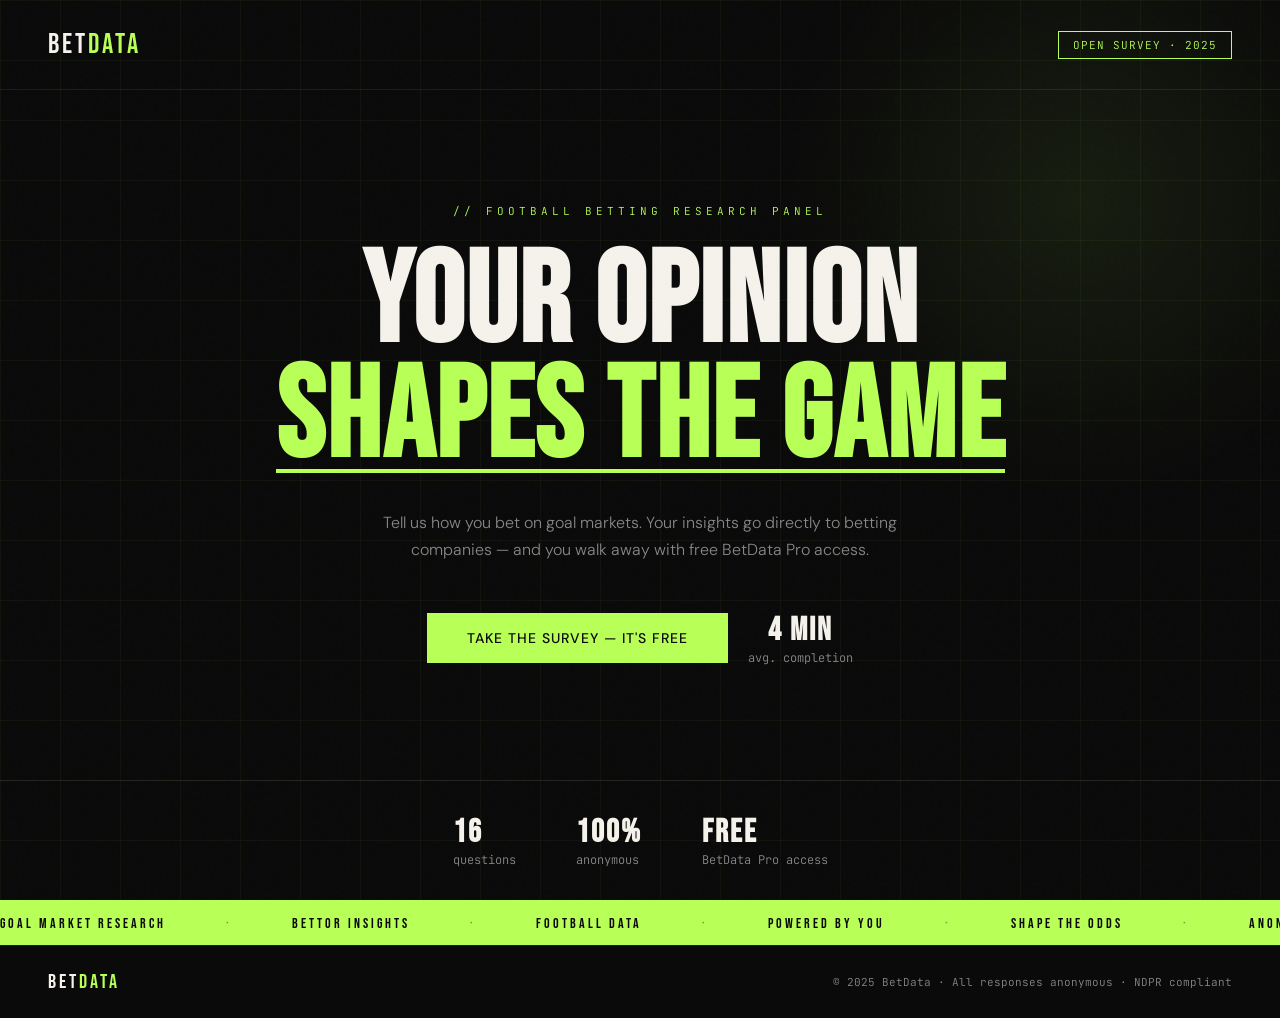
<file: index.html>
<!DOCTYPE html>
<html lang="en">
<head>
<meta charset="UTF-8">
<meta name="viewport" content="width=device-width, initial-scale=1.0">
<title>BetData — Shape the Future of Football Betting</title>
<link href="https://fonts.googleapis.com/css2?family=Bebas+Neue&family=DM+Sans:ital,wght@0,300;0,400;0,500;1,300&family=JetBrains+Mono:wght@400;500&display=swap" rel="stylesheet">
<style>
  :root {
    --black: #0a0a0a;
    --white: #f5f2eb;
    --green: #b8ff57;
    --green-dim: #7ab833;
    --gray: #1a1a1a;
    --gray-mid: #2e2e2e;
    --gray-light: #555;
    --text-muted: #888;
    --accent: #ff5733;
    --border: rgba(255,255,255,0.08);
  }

  * { margin: 0; padding: 0; box-sizing: border-box; }

  html { scroll-behavior: smooth; }

  body {
    background: var(--black);
    color: var(--white);
    font-family: 'DM Sans', sans-serif;
    font-weight: 300;
    overflow-x: hidden;
    cursor: default;
  }

  /* ── NOISE OVERLAY ── */
  body::before {
    content: '';
    position: fixed;
    inset: 0;
    background-image: url("data:image/svg+xml,%3Csvg viewBox='0 0 256 256' xmlns='http://www.w3.org/2000/svg'%3E%3Cfilter id='noise'%3E%3CfeTurbulence type='fractalNoise' baseFrequency='0.9' numOctaves='4' stitchTiles='stitch'/%3E%3C/filter%3E%3Crect width='100%25' height='100%25' filter='url(%23noise)' opacity='0.03'/%3E%3C/svg%3E");
    pointer-events: none;
    z-index: 9999;
    opacity: 0.4;
  }

  /* ── SCROLLBAR ── */
  ::-webkit-scrollbar { width: 4px; }
  ::-webkit-scrollbar-track { background: var(--black); }
  ::-webkit-scrollbar-thumb { background: var(--green); border-radius: 2px; }

  /* ── HERO ── */
  #hero {
    min-height: 100vh;
    display: grid;
    grid-template-rows: auto 1fr auto;
    padding: 0;
    position: relative;
    overflow: hidden;
  }

  .hero-grid-bg {
    position: absolute;
    inset: 0;
    background-image:
      linear-gradient(rgba(184,255,87,0.04) 1px, transparent 1px),
      linear-gradient(90deg, rgba(184,255,87,0.04) 1px, transparent 1px);
    background-size: 60px 60px;
    animation: gridPulse 8s ease-in-out infinite;
  }

  @keyframes gridPulse {
    0%, 100% { opacity: 0.5; }
    50% { opacity: 1; }
  }

  .hero-glow {
    position: absolute;
    width: 600px;
    height: 600px;
    background: radial-gradient(circle, rgba(184,255,87,0.08) 0%, transparent 70%);
    top: -100px;
    right: -100px;
    pointer-events: none;
    animation: glowFloat 6s ease-in-out infinite;
  }

  @keyframes glowFloat {
    0%, 100% { transform: translateY(0px) scale(1); }
    50% { transform: translateY(-30px) scale(1.05); }
  }

  nav {
    display: flex;
    align-items: center;
    justify-content: space-between;
    padding: 28px 48px;
    position: relative;
    z-index: 10;
    border-bottom: 1px solid var(--border);
  }

  .logo {
    font-family: 'Bebas Neue', sans-serif;
    font-size: 28px;
    letter-spacing: 3px;
    color: var(--white);
  }

  .logo span { color: var(--green); }

  .nav-badge {
    font-family: 'JetBrains Mono', monospace;
    font-size: 11px;
    color: var(--green);
    border: 1px solid var(--green);
    padding: 6px 14px;
    letter-spacing: 1px;
    animation: borderPulse 3s ease-in-out infinite;
  }

  @keyframes borderPulse {
    0%, 100% { box-shadow: 0 0 0 0 rgba(184,255,87,0); }
    50% { box-shadow: 0 0 12px 2px rgba(184,255,87,0.15); }
  }

  .hero-content {
    display: flex;
    flex-direction: column;
    align-items: center;
    justify-content: center;
    text-align: center;
    padding: 60px 48px;
    position: relative;
    z-index: 10;
  }

  .hero-eyebrow {
    font-family: 'JetBrains Mono', monospace;
    font-size: 11px;
    letter-spacing: 4px;
    color: var(--green);
    margin-bottom: 28px;
    opacity: 0;
    animation: fadeUp 0.8s ease forwards 0.2s;
  }

  .hero-title {
    font-family: 'Bebas Neue', sans-serif;
    font-size: clamp(64px, 10vw, 140px);
    line-height: 0.9;
    letter-spacing: 2px;
    margin-bottom: 32px;
    opacity: 0;
    animation: fadeUp 0.8s ease forwards 0.4s;
  }

  .hero-title .highlight {
    color: var(--green);
    position: relative;
    display: inline-block;
  }

  .hero-title .highlight::after {
    content: '';
    position: absolute;
    bottom: 4px;
    left: 0;
    width: 100%;
    height: 4px;
    background: var(--green);
    transform: scaleX(0);
    transform-origin: left;
    animation: lineReveal 0.6s ease forwards 1.2s;
  }

  @keyframes lineReveal {
    to { transform: scaleX(1); }
  }

  .hero-sub {
    font-size: 16px;
    color: var(--text-muted);
    max-width: 520px;
    line-height: 1.7;
    margin-bottom: 48px;
    opacity: 0;
    animation: fadeUp 0.8s ease forwards 0.6s;
  }

  .hero-cta {
    display: flex;
    align-items: center;
    gap: 20px;
    opacity: 0;
    animation: fadeUp 0.8s ease forwards 0.8s;
  }

  .btn-primary {
    background: var(--green);
    color: var(--black);
    border: none;
    padding: 16px 40px;
    font-family: 'DM Sans', sans-serif;
    font-size: 14px;
    font-weight: 500;
    letter-spacing: 1px;
    cursor: pointer;
    position: relative;
    overflow: hidden;
    transition: transform 0.2s ease;
    text-transform: uppercase;
  }

  .btn-primary::before {
    content: '';
    position: absolute;
    inset: 0;
    background: var(--white);
    transform: translateX(-100%);
    transition: transform 0.3s ease;
  }

  .btn-primary:hover { transform: translateY(-2px); }
  .btn-primary:hover::before { transform: translateX(0); }
  .btn-primary span { position: relative; z-index: 1; }

  .hero-stat {
    font-family: 'JetBrains Mono', monospace;
    font-size: 12px;
    color: var(--text-muted);
  }

  .hero-stat strong {
    display: block;
    font-family: 'Bebas Neue', sans-serif;
    font-size: 32px;
    color: var(--white);
    letter-spacing: 2px;
  }

  .hero-bottom {
    display: flex;
    justify-content: center;
    gap: 60px;
    padding: 32px 48px;
    border-top: 1px solid var(--border);
    position: relative;
    z-index: 10;
    opacity: 0;
    animation: fadeUp 0.8s ease forwards 1s;
  }

  @keyframes fadeUp {
    from { opacity: 0; transform: translateY(24px); }
    to { opacity: 1; transform: translateY(0); }
  }

  /* ── TICKER ── */
  .ticker {
    background: var(--green);
    padding: 12px 0;
    overflow: hidden;
    white-space: nowrap;
  }

  .ticker-inner {
    display: inline-flex;
    gap: 60px;
    animation: ticker 20s linear infinite;
  }

  .ticker span {
    font-family: 'Bebas Neue', sans-serif;
    font-size: 14px;
    letter-spacing: 3px;
    color: var(--black);
  }

  .ticker-dot {
    color: var(--black);
    opacity: 0.4;
  }

  @keyframes ticker {
    from { transform: translateX(0); }
    to { transform: translateX(-50%); }
  }

  /* ── SURVEY SECTION ── */
  #survey {
    padding: 80px 0;
    max-width: 780px;
    margin: 0 auto;
    padding-left: 24px;
    padding-right: 24px;
  }

  .section-label {
    font-family: 'JetBrains Mono', monospace;
    font-size: 11px;
    letter-spacing: 4px;
    color: var(--green);
    margin-bottom: 16px;
    text-transform: uppercase;
  }

  /* ── PROGRESS ── */
  .progress-bar-wrap {
    position: sticky;
    top: 0;
    z-index: 100;
    background: var(--black);
    padding: 16px 0;
    border-bottom: 1px solid var(--border);
    margin-bottom: 48px;
  }

  .progress-meta {
    display: flex;
    justify-content: space-between;
    font-family: 'JetBrains Mono', monospace;
    font-size: 11px;
    color: var(--text-muted);
    margin-bottom: 10px;
  }

  .progress-track {
    height: 3px;
    background: var(--gray-mid);
    position: relative;
    overflow: hidden;
  }

  .progress-fill {
    height: 100%;
    background: var(--green);
    width: 0%;
    transition: width 0.5s cubic-bezier(0.4,0,0.2,1);
    position: relative;
  }

  .progress-fill::after {
    content: '';
    position: absolute;
    right: 0;
    top: -2px;
    width: 8px;
    height: 8px;
    background: var(--green);
    border-radius: 50%;
    box-shadow: 0 0 8px var(--green);
  }

  /* ── SURVEY STEPS ── */
  .survey-step {
    display: none;
    animation: stepIn 0.5s cubic-bezier(0.4,0,0.2,1);
  }

  .survey-step.active { display: block; }

  @keyframes stepIn {
    from { opacity: 0; transform: translateX(40px); }
    to { opacity: 1; transform: translateX(0); }
  }

  .step-number {
    font-family: 'Bebas Neue', sans-serif;
    font-size: 80px;
    color: rgba(184,255,87,0.08);
    line-height: 1;
    margin-bottom: -20px;
    pointer-events: none;
    user-select: none;
  }

  .step-title {
    font-family: 'Bebas Neue', sans-serif;
    font-size: 38px;
    letter-spacing: 1px;
    color: var(--white);
    margin-bottom: 8px;
  }

  .step-desc {
    font-size: 14px;
    color: var(--text-muted);
    margin-bottom: 40px;
    line-height: 1.6;
  }

  /* ── QUESTIONS ── */
  .question {
    margin-bottom: 36px;
    opacity: 0;
    transform: translateY(16px);
    animation: qFadeIn 0.4s ease forwards;
  }

  .question:nth-child(1) { animation-delay: 0.05s; }
  .question:nth-child(2) { animation-delay: 0.1s; }
  .question:nth-child(3) { animation-delay: 0.15s; }
  .question:nth-child(4) { animation-delay: 0.2s; }
  .question:nth-child(5) { animation-delay: 0.25s; }

  @keyframes qFadeIn {
    to { opacity: 1; transform: translateY(0); }
  }

  .question-label {
    font-size: 15px;
    font-weight: 500;
    color: var(--white);
    margin-bottom: 16px;
    line-height: 1.5;
    display: flex;
    gap: 10px;
  }

  .question-label .q-num {
    font-family: 'JetBrains Mono', monospace;
    font-size: 11px;
    color: var(--green);
    margin-top: 3px;
    flex-shrink: 0;
  }

  /* Radio/Checkbox options */
  .options { display: flex; flex-direction: column; gap: 10px; }

  .option-item {
    display: flex;
    align-items: center;
    gap: 14px;
    padding: 14px 18px;
    border: 1px solid var(--border);
    cursor: pointer;
    transition: all 0.2s ease;
    position: relative;
    overflow: hidden;
  }

  .option-item::before {
    content: '';
    position: absolute;
    inset: 0;
    background: var(--green);
    transform: scaleX(0);
    transform-origin: left;
    transition: transform 0.25s ease;
    z-index: 0;
  }

  .option-item:hover { border-color: rgba(184,255,87,0.4); }
  .option-item:hover::before { transform: scaleX(0.05); }

  .option-item.selected {
    border-color: var(--green);
    background: rgba(184,255,87,0.06);
  }

  .option-item.selected::before { transform: scaleX(0.04); }

  .option-item input[type="radio"],
  .option-item input[type="checkbox"] {
    display: none;
  }

  .option-box {
    width: 18px;
    height: 18px;
    border: 1px solid var(--gray-light);
    display: flex;
    align-items: center;
    justify-content: center;
    flex-shrink: 0;
    transition: all 0.2s ease;
    position: relative;
    z-index: 1;
  }

  .option-item.selected .option-box {
    border-color: var(--green);
    background: var(--green);
  }

  .option-box::after {
    content: '';
    width: 6px;
    height: 6px;
    background: var(--black);
    opacity: 0;
    transition: opacity 0.15s ease;
  }

  .option-item.selected .option-box::after { opacity: 1; }

  .option-text {
    font-size: 14px;
    color: var(--white);
    position: relative;
    z-index: 1;
    transition: color 0.2s;
  }

  /* Range input */
  .options-grid {
    display: grid;
    grid-template-columns: 1fr 1fr;
    gap: 10px;
  }

  /* Text area */
  .survey-textarea {
    width: 100%;
    background: var(--gray);
    border: 1px solid var(--border);
    color: var(--white);
    padding: 14px 18px;
    font-family: 'DM Sans', sans-serif;
    font-size: 14px;
    resize: vertical;
    min-height: 100px;
    outline: none;
    transition: border-color 0.2s;
  }

  .survey-textarea:focus { border-color: rgba(184,255,87,0.5); }
  .survey-textarea::placeholder { color: var(--gray-light); }

  /* Checkbox multi */
  .multi-options { display: grid; grid-template-columns: 1fr 1fr; gap: 10px; }

  /* ── NAV BUTTONS ── */
  .step-nav {
    display: flex;
    justify-content: space-between;
    align-items: center;
    margin-top: 48px;
    padding-top: 32px;
    border-top: 1px solid var(--border);
  }

  .btn-back {
    background: transparent;
    border: 1px solid var(--border);
    color: var(--text-muted);
    padding: 14px 32px;
    font-family: 'DM Sans', sans-serif;
    font-size: 13px;
    cursor: pointer;
    letter-spacing: 1px;
    text-transform: uppercase;
    transition: all 0.2s ease;
  }

  .btn-back:hover { border-color: var(--gray-light); color: var(--white); }

  .btn-next {
    background: var(--green);
    color: var(--black);
    border: none;
    padding: 14px 40px;
    font-family: 'DM Sans', sans-serif;
    font-size: 13px;
    font-weight: 500;
    cursor: pointer;
    letter-spacing: 1px;
    text-transform: uppercase;
    transition: all 0.2s ease;
    position: relative;
    overflow: hidden;
  }

  .btn-next::after {
    content: '→';
    margin-left: 10px;
    transition: transform 0.2s ease;
    display: inline-block;
  }

  .btn-next:hover { background: var(--white); transform: translateY(-1px); }
  .btn-next:hover::after { transform: translateX(4px); }

  /* ── EMAIL INPUT ── */
  .email-wrap {
    position: relative;
    margin-bottom: 16px;
  }

  .email-input {
    width: 100%;
    background: var(--gray);
    border: 1px solid var(--border);
    color: var(--white);
    padding: 18px 20px;
    font-family: 'DM Sans', sans-serif;
    font-size: 16px;
    outline: none;
    transition: border-color 0.2s;
  }

  .email-input:focus { border-color: rgba(184,255,87,0.6); }
  .email-input::placeholder { color: var(--gray-light); }

  /* ── REWARD STEP ── */
  .reward-box {
    border: 1px solid var(--green);
    padding: 40px;
    text-align: center;
    position: relative;
    overflow: hidden;
    margin-bottom: 32px;
  }

  .reward-box::before {
    content: '';
    position: absolute;
    inset: 0;
    background: radial-gradient(ellipse at center, rgba(184,255,87,0.06) 0%, transparent 70%);
    pointer-events: none;
  }

  .reward-icon {
    font-family: 'Bebas Neue', sans-serif;
    font-size: 72px;
    color: var(--green);
    line-height: 1;
    margin-bottom: 12px;
    animation: iconPop 0.5s cubic-bezier(0.34,1.56,0.64,1) forwards;
  }

  @keyframes iconPop {
    from { transform: scale(0); opacity: 0; }
    to { transform: scale(1); opacity: 1; }
  }

  .reward-title {
    font-family: 'Bebas Neue', sans-serif;
    font-size: 36px;
    letter-spacing: 2px;
    margin-bottom: 8px;
  }

  .reward-desc {
    font-size: 14px;
    color: var(--text-muted);
    line-height: 1.7;
    max-width: 400px;
    margin: 0 auto 24px;
  }

  .reward-features {
    display: grid;
    grid-template-columns: 1fr 1fr;
    gap: 12px;
    text-align: left;
    margin-bottom: 32px;
  }

  .reward-feature {
    display: flex;
    align-items: flex-start;
    gap: 10px;
    font-size: 13px;
    color: var(--text-muted);
  }

  .reward-feature::before {
    content: '✓';
    color: var(--green);
    font-weight: 500;
    flex-shrink: 0;
    margin-top: 1px;
  }

  /* ── SUCCESS ── */
  #success {
    display: none;
    min-height: 100vh;
    align-items: center;
    justify-content: center;
    text-align: center;
    padding: 48px;
    flex-direction: column;
  }

  #success.visible { display: flex; }

  .success-ring {
    width: 100px;
    height: 100px;
    border: 2px solid var(--green);
    border-radius: 50%;
    display: flex;
    align-items: center;
    justify-content: center;
    margin: 0 auto 32px;
    animation: ringExpand 0.6s cubic-bezier(0.34,1.56,0.64,1) forwards;
  }

  @keyframes ringExpand {
    from { transform: scale(0); opacity: 0; }
    to { transform: scale(1); opacity: 1; }
  }

  .success-check {
    font-size: 36px;
    color: var(--green);
    animation: checkPop 0.4s ease forwards 0.3s;
    opacity: 0;
  }

  @keyframes checkPop {
    from { transform: scale(0); opacity: 0; }
    to { transform: scale(1); opacity: 1; }
  }

  .success-title {
    font-family: 'Bebas Neue', sans-serif;
    font-size: 56px;
    letter-spacing: 2px;
    margin-bottom: 12px;
    animation: fadeUp 0.6s ease forwards 0.4s;
    opacity: 0;
  }

  .success-sub {
    font-size: 15px;
    color: var(--text-muted);
    max-width: 400px;
    line-height: 1.7;
    animation: fadeUp 0.6s ease forwards 0.6s;
    opacity: 0;
    margin-bottom: 40px;
  }

  .success-token {
    font-family: 'JetBrains Mono', monospace;
    font-size: 13px;
    background: var(--gray);
    border: 1px solid var(--green);
    color: var(--green);
    padding: 14px 24px;
    letter-spacing: 2px;
    animation: fadeUp 0.6s ease forwards 0.8s;
    opacity: 0;
  }

  /* ── FOOTER ── */
  footer {
    border-top: 1px solid var(--border);
    padding: 24px 48px;
    display: flex;
    justify-content: space-between;
    align-items: center;
  }

  .footer-logo {
    font-family: 'Bebas Neue', sans-serif;
    font-size: 20px;
    letter-spacing: 3px;
  }

  .footer-logo span { color: var(--green); }

  .footer-legal {
    font-size: 11px;
    color: var(--text-muted);
    font-family: 'JetBrains Mono', monospace;
  }

  /* ── RESPONSIVENESS ── */
  @media (max-width: 600px) {
    nav { padding: 20px 20px; }
    .hero-content { padding: 40px 20px; }
    .hero-bottom { gap: 30px; padding: 24px 20px; }
    #survey { padding-left: 20px; padding-right: 20px; }
    .multi-options { grid-template-columns: 1fr; }
    .options-grid { grid-template-columns: 1fr; }
    .reward-features { grid-template-columns: 1fr; }
    footer { flex-direction: column; gap: 12px; text-align: center; }
  }

  /* VALIDATION */
  .error-msg {
    font-size: 12px;
    color: var(--accent);
    font-family: 'JetBrains Mono', monospace;
    margin-top: 8px;
    display: none;
  }

  .error-msg.show { display: block; }
</style>
</head>
<body>

<!-- ══ HERO ══ -->
<section id="hero">
  <div class="hero-grid-bg"></div>
  <div class="hero-glow"></div>

  <nav>
    <div class="logo">BET<span>DATA</span></div>
    <div class="nav-badge">OPEN SURVEY · 2025</div>
  </nav>

  <div class="hero-content">
    <div class="hero-eyebrow">// FOOTBALL BETTING RESEARCH PANEL</div>
    <h1 class="hero-title">
      YOUR OPINION<br>
      <span class="highlight">SHAPES THE GAME</span>
    </h1>
    <p class="hero-sub">
      Tell us how you bet on goal markets. Your insights go directly to betting companies — and you walk away with free BetData Pro access.
    </p>
    <div class="hero-cta">
      <button class="btn-primary" onclick="startSurvey()">
        <span>Take the survey — it's free</span>
      </button>
      <div class="hero-stat">
        <strong>4 MIN</strong>
        avg. completion
      </div>
    </div>
  </div>

  <div class="hero-bottom">
    <div class="hero-stat">
      <strong>16</strong>
      questions
    </div>
    <div class="hero-stat">
      <strong>100%</strong>
      anonymous
    </div>
    <div class="hero-stat">
      <strong>FREE</strong>
      BetData Pro access
    </div>
  </div>
</section>

<!-- ══ TICKER ══ -->
<div class="ticker">
  <div class="ticker-inner" id="tickerInner"></div>
</div>

<!-- ══ SURVEY ══ -->
<section id="survey" style="display:none;">
  <div class="progress-bar-wrap">
    <div class="progress-meta">
      <span id="progressLabel">Section 1 of 6</span>
      <span id="progressPct">0%</span>
    </div>
    <div class="progress-track">
      <div class="progress-fill" id="progressFill"></div>
    </div>
  </div>

  <!-- STEP 1: Gate -->
  <div class="survey-step active" data-step="1">
    <div class="step-number">01</div>
    <h2 class="step-title">Quick check</h2>
    <p class="step-desc">Just one question before we begin.</p>

    <div class="question">
      <div class="question-label">
        <span class="q-num">Q1</span>
        <span>Do you bet on football (soccer) matches?</span>
      </div>
      <div class="options" data-type="radio" data-required="true" id="q1">
        <label class="option-item" onclick="selectOption(this,'q1')">
          <input type="radio" name="q1" value="regularly">
          <div class="option-box"></div>
          <span class="option-text">Yes, regularly</span>
        </label>
        <label class="option-item" onclick="selectOption(this,'q1')">
          <input type="radio" name="q1" value="occasionally">
          <div class="option-box"></div>
          <span class="option-text">Yes, occasionally</span>
        </label>
        <label class="option-item" onclick="selectOption(this,'q1','exit')">
          <input type="radio" name="q1" value="no">
          <div class="option-box"></div>
          <span class="option-text">No — I don't bet on football</span>
        </label>
      </div>
      <p class="error-msg" id="err-q1">Please select an option to continue.</p>
    </div>

    <div class="step-nav">
      <div></div>
      <button class="btn-next" onclick="nextStep(1)">Continue</button>
    </div>
  </div>

  <!-- STEP 2: Profile -->
  <div class="survey-step" data-step="2">
    <div class="step-number">02</div>
    <h2 class="step-title">Your profile</h2>
    <p class="step-desc">Help us understand your betting background.</p>

    <div class="question">
      <div class="question-label"><span class="q-num">Q2</span><span>How long have you been betting on football?</span></div>
      <div class="options" data-type="radio" data-required="true" id="q2">
        <label class="option-item" onclick="selectOption(this,'q2')"><input type="radio" name="q2" value="lt1"><div class="option-box"></div><span class="option-text">Less than 1 year</span></label>
        <label class="option-item" onclick="selectOption(this,'q2')"><input type="radio" name="q2" value="1-3"><div class="option-box"></div><span class="option-text">1–3 years</span></label>
        <label class="option-item" onclick="selectOption(this,'q2')"><input type="radio" name="q2" value="3-5"><div class="option-box"></div><span class="option-text">3–5 years</span></label>
        <label class="option-item" onclick="selectOption(this,'q2')"><input type="radio" name="q2" value="5+"><div class="option-box"></div><span class="option-text">5+ years</span></label>
      </div>
      <p class="error-msg" id="err-q2">Please select an option.</p>
    </div>

    <div class="question">
      <div class="question-label"><span class="q-num">Q3</span><span>How often do you place bets per week?</span></div>
      <div class="options options-grid" data-type="radio" data-required="true" id="q3">
        <label class="option-item" onclick="selectOption(this,'q3')"><input type="radio" name="q3" value="1-2"><div class="option-box"></div><span class="option-text">1–2 times</span></label>
        <label class="option-item" onclick="selectOption(this,'q3')"><input type="radio" name="q3" value="3-5"><div class="option-box"></div><span class="option-text">3–5 times</span></label>
        <label class="option-item" onclick="selectOption(this,'q3')"><input type="radio" name="q3" value="daily"><div class="option-box"></div><span class="option-text">Daily</span></label>
        <label class="option-item" onclick="selectOption(this,'q3')"><input type="radio" name="q3" value="multiple"><div class="option-box"></div><span class="option-text">Multiple times daily</span></label>
      </div>
      <p class="error-msg" id="err-q3">Please select an option.</p>
    </div>

    <div class="question">
      <div class="question-label"><span class="q-num">Q4</span><span>What is your typical weekly betting budget?</span></div>
      <div class="options options-grid" data-type="radio" data-required="true" id="q4">
        <label class="option-item" onclick="selectOption(this,'q4')"><input type="radio" name="q4" value="u10"><div class="option-box"></div><span class="option-text">Under $10</span></label>
        <label class="option-item" onclick="selectOption(this,'q4')"><input type="radio" name="q4" value="10-50"><div class="option-box"></div><span class="option-text">$10–$50</span></label>
        <label class="option-item" onclick="selectOption(this,'q4')"><input type="radio" name="q4" value="50-200"><div class="option-box"></div><span class="option-text">$50–$200</span></label>
        <label class="option-item" onclick="selectOption(this,'q4')"><input type="radio" name="q4" value="200+"><div class="option-box"></div><span class="option-text">$200+</span></label>
      </div>
      <p class="error-msg" id="err-q4">Please select an option.</p>
    </div>

    <div class="question">
      <div class="question-label"><span class="q-num">Q5</span><span>Which leagues do you bet on most? (select all that apply)</span></div>
      <div class="multi-options" data-type="checkbox" id="q5">
        <label class="option-item" onclick="toggleCheckbox(this,'q5')"><input type="checkbox" name="q5" value="epl"><div class="option-box"></div><span class="option-text">Premier League</span></label>
        <label class="option-item" onclick="toggleCheckbox(this,'q5')"><input type="checkbox" name="q5" value="laliga"><div class="option-box"></div><span class="option-text">La Liga</span></label>
        <label class="option-item" onclick="toggleCheckbox(this,'q5')"><input type="checkbox" name="q5" value="seriea"><div class="option-box"></div><span class="option-text">Serie A</span></label>
        <label class="option-item" onclick="toggleCheckbox(this,'q5')"><input type="checkbox" name="q5" value="bundesliga"><div class="option-box"></div><span class="option-text">Bundesliga</span></label>
        <label class="option-item" onclick="toggleCheckbox(this,'q5')"><input type="checkbox" name="q5" value="ucl"><div class="option-box"></div><span class="option-text">Champions League</span></label>
        <label class="option-item" onclick="toggleCheckbox(this,'q5')"><input type="checkbox" name="q5" value="local"><div class="option-box"></div><span class="option-text">Local / African leagues</span></label>
      </div>
    </div>

    <div class="step-nav">
      <button class="btn-back" onclick="prevStep(2)">Back</button>
      <button class="btn-next" onclick="nextStep(2)">Continue</button>
    </div>
  </div>

  <!-- STEP 3: Betting Habits -->
  <div class="survey-step" data-step="3">
    <div class="step-number">03</div>
    <h2 class="step-title">How you bet</h2>
    <p class="step-desc">Your habits and decision-making process.</p>

    <div class="question">
      <div class="question-label"><span class="q-num">Q6</span><span>What types of bets do you place most often?</span></div>
      <div class="multi-options" data-type="checkbox" id="q6">
        <label class="option-item" onclick="toggleCheckbox(this,'q6')"><input type="checkbox" name="q6" value="goal_markets"><div class="option-box"></div><span class="option-text">Goal markets</span></label>
        <label class="option-item" onclick="toggleCheckbox(this,'q6')"><input type="checkbox" name="q6" value="match_result"><div class="option-box"></div><span class="option-text">Match result (1X2)</span></label>
        <label class="option-item" onclick="toggleCheckbox(this,'q6')"><input type="checkbox" name="q6" value="btts"><div class="option-box"></div><span class="option-text">Both teams to score</span></label>
        <label class="option-item" onclick="toggleCheckbox(this,'q6')"><input type="checkbox" name="q6" value="acca"><div class="option-box"></div><span class="option-text">Accumulators</span></label>
        <label class="option-item" onclick="toggleCheckbox(this,'q6')"><input type="checkbox" name="q6" value="cards"><div class="option-box"></div><span class="option-text">Cards / corners</span></label>
        <label class="option-item" onclick="toggleCheckbox(this,'q6')"><input type="checkbox" name="q6" value="player_props"><div class="option-box"></div><span class="option-text">Player props</span></label>
      </div>
    </div>

    <div class="question">
      <div class="question-label"><span class="q-num">Q7</span><span>Which platform do you use most?</span></div>
      <div class="options" data-type="radio" data-required="true" id="q7">
        <label class="option-item" onclick="selectOption(this,'q7')"><input type="radio" name="q7" value="bet9ja"><div class="option-box"></div><span class="option-text">Bet9ja</span></label>
        <label class="option-item" onclick="selectOption(this,'q7')"><input type="radio" name="q7" value="sportybet"><div class="option-box"></div><span class="option-text">SportyBet</span></label>
        <label class="option-item" onclick="selectOption(this,'q7')"><input type="radio" name="q7" value="1xbet"><div class="option-box"></div><span class="option-text">1xBet</span></label>
        <label class="option-item" onclick="selectOption(this,'q7')"><input type="radio" name="q7" value="betway"><div class="option-box"></div><span class="option-text">Betway</span></label>
        <label class="option-item" onclick="selectOption(this,'q7')"><input type="radio" name="q7" value="other"><div class="option-box"></div><span class="option-text">Other</span></label>
      </div>
      <p class="error-msg" id="err-q7">Please select an option.</p>
    </div>

    <div class="question">
      <div class="question-label"><span class="q-num">Q8</span><span>Where do you get your betting information?</span></div>
      <div class="multi-options" data-type="checkbox" id="q8">
        <label class="option-item" onclick="toggleCheckbox(this,'q8')"><input type="checkbox" name="q8" value="stats"><div class="option-box"></div><span class="option-text">Stats websites</span></label>
        <label class="option-item" onclick="toggleCheckbox(this,'q8')"><input type="checkbox" name="q8" value="tipster"><div class="option-box"></div><span class="option-text">Tipster channels</span></label>
        <label class="option-item" onclick="toggleCheckbox(this,'q8')"><input type="checkbox" name="q8" value="social"><div class="option-box"></div><span class="option-text">Social media</span></label>
        <label class="option-item" onclick="toggleCheckbox(this,'q8')"><input type="checkbox" name="q8" value="own"><div class="option-box"></div><span class="option-text">Own research</span></label>
        <label class="option-item" onclick="toggleCheckbox(this,'q8')"><input type="checkbox" name="q8" value="friends"><div class="option-box"></div><span class="option-text">Friends / community</span></label>
      </div>
    </div>

    <div class="step-nav">
      <button class="btn-back" onclick="prevStep(3)">Back</button>
      <button class="btn-next" onclick="nextStep(3)">Continue</button>
    </div>
  </div>

  <!-- STEP 4: Goal Markets (core) -->
  <div class="survey-step" data-step="4">
    <div class="step-number">04</div>
    <h2 class="step-title">Goal markets</h2>
    <p class="step-desc">The heart of the survey — your goal market preferences.</p>

    <div class="question">
      <div class="question-label"><span class="q-num">Q9</span><span>Which goal markets do you bet on most? (select all that apply)</span></div>
      <div class="multi-options" data-type="checkbox" id="q9">
        <label class="option-item" onclick="toggleCheckbox(this,'q9')"><input type="checkbox" name="q9" value="ou25"><div class="option-box"></div><span class="option-text">Over/Under 2.5</span></label>
        <label class="option-item" onclick="toggleCheckbox(this,'q9')"><input type="checkbox" name="q9" value="ou15"><div class="option-box"></div><span class="option-text">Over/Under 1.5</span></label>
        <label class="option-item" onclick="toggleCheckbox(this,'q9')"><input type="checkbox" name="q9" value="btts"><div class="option-box"></div><span class="option-text">BTTS</span></label>
        <label class="option-item" onclick="toggleCheckbox(this,'q9')"><input type="checkbox" name="q9" value="exact"><div class="option-box"></div><span class="option-text">Exact score</span></label>
        <label class="option-item" onclick="toggleCheckbox(this,'q9')"><input type="checkbox" name="q9" value="first_scorer"><div class="option-box"></div><span class="option-text">First goalscorer</span></label>
        <label class="option-item" onclick="toggleCheckbox(this,'q9')"><input type="checkbox" name="q9" value="anytime"><div class="option-box"></div><span class="option-text">Anytime goalscorer</span></label>
        <label class="option-item" onclick="toggleCheckbox(this,'q9')"><input type="checkbox" name="q9" value="asian"><div class="option-box"></div><span class="option-text">Asian handicap</span></label>
        <label class="option-item" onclick="toggleCheckbox(this,'q9')"><input type="checkbox" name="q9" value="half_goals"><div class="option-box"></div><span class="option-text">Half-time goals</span></label>
      </div>
    </div>

    <div class="question">
      <div class="question-label"><span class="q-num">Q10</span><span>What is the main reason you choose a goal market?</span></div>
      <div class="options" data-type="radio" data-required="true" id="q10">
        <label class="option-item" onclick="selectOption(this,'q10')"><input type="radio" name="q10" value="better_odds"><div class="option-box"></div><span class="option-text">Better odds</span></label>
        <label class="option-item" onclick="selectOption(this,'q10')"><input type="radio" name="q10" value="win_rate"><div class="option-box"></div><span class="option-text">Higher win rate</span></label>
        <label class="option-item" onclick="selectOption(this,'q10')"><input type="radio" name="q10" value="easier"><div class="option-box"></div><span class="option-text">Easier to predict</span></label>
        <label class="option-item" onclick="selectOption(this,'q10')"><input type="radio" name="q10" value="tipster"><div class="option-box"></div><span class="option-text">Recommended by tipster</span></label>
        <label class="option-item" onclick="selectOption(this,'q10')"><input type="radio" name="q10" value="stats"><div class="option-box"></div><span class="option-text">I follow stats closely</span></label>
      </div>
      <p class="error-msg" id="err-q10">Please select an option.</p>
    </div>

    <div class="question">
      <div class="question-label"><span class="q-num">Q11</span><span>Which match stat influences your goal bet most?</span></div>
      <div class="options" data-type="radio" data-required="true" id="q11">
        <label class="option-item" onclick="selectOption(this,'q11')"><input type="radio" name="q11" value="avg_goals"><div class="option-box"></div><span class="option-text">Team average goals scored / conceded</span></label>
        <label class="option-item" onclick="selectOption(this,'q11')"><input type="radio" name="q11" value="h2h"><div class="option-box"></div><span class="option-text">Head-to-head history</span></label>
        <label class="option-item" onclick="selectOption(this,'q11')"><input type="radio" name="q11" value="form"><div class="option-box"></div><span class="option-text">Recent form</span></label>
        <label class="option-item" onclick="selectOption(this,'q11')"><input type="radio" name="q11" value="home_away"><div class="option-box"></div><span class="option-text">Home / away record</span></label>
        <label class="option-item" onclick="selectOption(this,'q11')"><input type="radio" name="q11" value="injuries"><div class="option-box"></div><span class="option-text">Injury / squad news</span></label>
      </div>
      <p class="error-msg" id="err-q11">Please select an option.</p>
    </div>

    <div class="question">
      <div class="question-label"><span class="q-num">Q12</span><span>How satisfied are you with current goal market odds?</span></div>
      <div class="options options-grid" data-type="radio" data-required="true" id="q12">
        <label class="option-item" onclick="selectOption(this,'q12')"><input type="radio" name="q12" value="very_sat"><div class="option-box"></div><span class="option-text">Very satisfied</span></label>
        <label class="option-item" onclick="selectOption(this,'q12')"><input type="radio" name="q12" value="sat"><div class="option-box"></div><span class="option-text">Satisfied</span></label>
        <label class="option-item" onclick="selectOption(this,'q12')"><input type="radio" name="q12" value="neutral"><div class="option-box"></div><span class="option-text">Neutral</span></label>
        <label class="option-item" onclick="selectOption(this,'q12')"><input type="radio" name="q12" value="dissat"><div class="option-box"></div><span class="option-text">Dissatisfied</span></label>
      </div>
      <p class="error-msg" id="err-q12">Please select an option.</p>
    </div>

    <div class="question">
      <div class="question-label"><span class="q-num">Q13</span><span>What would make you bet on goal markets more often?</span></div>
      <textarea class="survey-textarea" id="q13" placeholder="e.g. Better live odds, more market types, easier cash out on goal bets..." maxlength="300"></textarea>
    </div>

    <div class="step-nav">
      <button class="btn-back" onclick="prevStep(4)">Back</button>
      <button class="btn-next" onclick="nextStep(4)">Continue</button>
    </div>
  </div>

  <!-- STEP 5: New Markets -->
  <div class="survey-step" data-step="5">
    <div class="step-number">05</div>
    <h2 class="step-title">New markets</h2>
    <p class="step-desc">What would you want betting companies to add or improve?</p>

    <div class="question">
      <div class="question-label"><span class="q-num">Q14</span><span>Which new goal-related markets would you want bet companies to offer? (select all you'd use)</span></div>
      <div class="multi-options" data-type="checkbox" id="q14">
        <label class="option-item" onclick="toggleCheckbox(this,'q14')"><input type="checkbox" name="q14" value="ou35"><div class="option-box"></div><span class="option-text">Over/Under 3.5 goals</span></label>
        <label class="option-item" onclick="toggleCheckbox(this,'q14')"><input type="checkbox" name="q14" value="minute_goal"><div class="option-box"></div><span class="option-text">Minute of first goal</span></label>
        <label class="option-item" onclick="toggleCheckbox(this,'q14')"><input type="checkbox" name="q14" value="goals_intervals"><div class="option-box"></div><span class="option-text">Goals in time intervals (0–30, 30–60…)</span></label>
        <label class="option-item" onclick="toggleCheckbox(this,'q14')"><input type="checkbox" name="q14" value="both_halves"><div class="option-box"></div><span class="option-text">Team to score in both halves</span></label>
        <label class="option-item" onclick="toggleCheckbox(this,'q14')"><input type="checkbox" name="q14" value="clean_sheet"><div class="option-box"></div><span class="option-text">Clean sheet + score double</span></label>
        <label class="option-item" onclick="toggleCheckbox(this,'q14')"><input type="checkbox" name="q14" value="player_goals_assists"><div class="option-box"></div><span class="option-text">Player goals + assists combo</span></label>
        <label class="option-item" onclick="toggleCheckbox(this,'q14')"><input type="checkbox" name="q14" value="xg_market"><div class="option-box"></div><span class="option-text">xG (expected goals) market</span></label>
        <label class="option-item" onclick="toggleCheckbox(this,'q14')"><input type="checkbox" name="q14" value="comeback"><div class="option-box"></div><span class="option-text">Win from behind market</span></label>
      </div>
    </div>

    <div class="question">
      <div class="question-label"><span class="q-num">Q15</span><span>What feature do you most want improved in existing goal markets?</span></div>
      <div class="options" data-type="radio" data-required="true" id="q15">
        <label class="option-item" onclick="selectOption(this,'q15')"><input type="radio" name="q15" value="better_odds"><div class="option-box"></div><span class="option-text">Better / fairer odds</span></label>
        <label class="option-item" onclick="selectOption(this,'q15')"><input type="radio" name="q15" value="cashout"><div class="option-box"></div><span class="option-text">Cash out available on all goal markets</span></label>
        <label class="option-item" onclick="selectOption(this,'q15')"><input type="radio" name="q15" value="live"><div class="option-box"></div><span class="option-text">More live / in-play goal options</span></label>
        <label class="option-item" onclick="selectOption(this,'q15')"><input type="radio" name="q15" value="stats_integration"><div class="option-box"></div><span class="option-text">Stats shown alongside odds</span></label>
        <label class="option-item" onclick="selectOption(this,'q15')"><input type="radio" name="q15" value="bet_builder"><div class="option-box"></div><span class="option-text">Bet builder that includes goal markets</span></label>
      </div>
      <p class="error-msg" id="err-q15">Please select an option.</p>
    </div>

    <div class="question">
      <div class="question-label"><span class="q-num">Q16</span><span>Do you currently use any stats or analytics tools for betting?</span></div>
      <div class="options" data-type="radio" data-required="true" id="q16">
        <label class="option-item" onclick="selectOption(this,'q16')"><input type="radio" name="q16" value="paid"><div class="option-box"></div><span class="option-text">Yes, I pay for a tool</span></label>
        <label class="option-item" onclick="selectOption(this,'q16')"><input type="radio" name="q16" value="free"><div class="option-box"></div><span class="option-text">Yes, free tools only</span></label>
        <label class="option-item" onclick="selectOption(this,'q16')"><input type="radio" name="q16" value="want"><div class="option-box"></div><span class="option-text">No, but I'd like to</span></label>
        <label class="option-item" onclick="selectOption(this,'q16')"><input type="radio" name="q16" value="no"><div class="option-box"></div><span class="option-text">No, not interested</span></label>
      </div>
      <p class="error-msg" id="err-q16">Please select an option.</p>
    </div>

    <div class="question">
      <div class="question-label"><span class="q-num">Q17</span><span>How much would you pay monthly for a reliable goal-market analytics tool?</span></div>
      <div class="options options-grid" data-type="radio" data-required="true" id="q17">
        <label class="option-item" onclick="selectOption(this,'q17')"><input type="radio" name="q17" value="free"><div class="option-box"></div><span class="option-text">I wouldn't pay</span></label>
        <label class="option-item" onclick="selectOption(this,'q17')"><input type="radio" name="q17" value="u5"><div class="option-box"></div><span class="option-text">Under $5</span></label>
        <label class="option-item" onclick="selectOption(this,'q17')"><input type="radio" name="q17" value="5-10"><div class="option-box"></div><span class="option-text">$5–$10</span></label>
        <label class="option-item" onclick="selectOption(this,'q17')"><input type="radio" name="q17" value="10-20"><div class="option-box"></div><span class="option-text">$10–$20</span></label>
      </div>
      <p class="error-msg" id="err-q17">Please select an option.</p>
    </div>

    <div class="step-nav">
      <button class="btn-back" onclick="prevStep(5)">Back</button>
      <button class="btn-next" onclick="nextStep(5)">Claim my reward</button>
    </div>
  </div>

  <!-- STEP 6: Reward -->
  <div class="survey-step" data-step="6">
    <div class="step-number">06</div>
    <h2 class="step-title">Claim your access</h2>
    <p class="step-desc">You're done. Enter your email to unlock 14 days of BetData Pro — free.</p>

    <div class="reward-box">
      <div class="reward-icon">BD</div>
      <h3 class="reward-title">BetData Pro — 14 Days Free</h3>
      <p class="reward-desc">Full access to goal market analytics, team form trends, and live data — no card required.</p>
      <div class="reward-features">
        <div class="reward-feature">Goal prediction models</div>
        <div class="reward-feature">Team form trends</div>
        <div class="reward-feature">Head-to-head stats</div>
        <div class="reward-feature">Live in-play data</div>
        <div class="reward-feature">Odds comparison</div>
        <div class="reward-feature">Bet tracking dashboard</div>
      </div>
    </div>

    <div class="question">
      <div class="question-label"><span class="q-num"></span><span>Your email address</span></div>
      <div class="email-wrap">
        <input class="email-input" type="email" id="emailInput" placeholder="you@example.com">
      </div>
      <p style="font-size: 12px; color: var(--text-muted); font-family: 'JetBrains Mono', monospace; line-height: 1.6;">
        Your email is used only to send your access link. Your survey responses are stored anonymously. We never sell your email.
      </p>
      <p class="error-msg" id="err-email">Please enter a valid email address.</p>
    </div>

    <div class="step-nav">
      <button class="btn-back" onclick="prevStep(6)">Back</button>
      <button class="btn-next" onclick="submitSurvey()" style="background: var(--green);">Get my free access</button>
    </div>
  </div>

</section>

<!-- ══ SUCCESS ══ -->
<div id="success">
  <div class="success-ring">
    <div class="success-check">✓</div>
  </div>
  <h2 class="success-title">You're in.</h2>
  <p class="success-sub">Check your inbox — your BetData Pro access link is on its way. Thank you for helping shape the future of football betting.</p>
  <div class="success-token" id="successToken">ACCESS · BETDATA-XXXXXX</div>
</div>

<!-- ══ FOOTER ══ -->
<footer>
  <div class="footer-logo">BET<span>DATA</span></div>
  <div class="footer-legal">© 2025 BetData · All responses anonymous · NDPR compliant</div>
</footer>

<script>
  const tickerItems = ['GOAL MARKET RESEARCH','BETTOR INSIGHTS','FOOTBALL DATA','POWERED BY YOU','SHAPE THE ODDS','ANONYMOUS & SECURE','FREE BETDATA PRO ACCESS'];
  const ti = document.getElementById('tickerInner');
  const doubled = [...tickerItems, ...tickerItems];
  ti.innerHTML = doubled.map(t => `<span>${t}</span><span class="ticker-dot">·</span>`).join('');

  let currentStep = 1;
  const totalSteps = 6;
  const answers = {};

  function startSurvey() {
    document.getElementById('hero').style.display = 'none';
    document.querySelector('.ticker').style.display = 'none';
    document.getElementById('survey').style.display = 'block';
    window.scrollTo({ top: 0, behavior: 'smooth' });
    updateProgress(1);
  }

  function updateProgress(step) {
    const pct = Math.round(((step - 1) / totalSteps) * 100);
    document.getElementById('progressFill').style.width = pct + '%';
    document.getElementById('progressPct').textContent = pct + '%';
    const labels = ['','Quick check','Your profile','How you bet','Goal markets','New markets','Claim reward'];
    document.getElementById('progressLabel').textContent = (labels[step] || '') + ' · ' + step + ' of ' + totalSteps;
  }

  function selectOption(el, qId, action) {
    const container = document.getElementById(qId);
    container.querySelectorAll('.option-item').forEach(i => i.classList.remove('selected'));
    el.classList.add('selected');
    el.querySelector('input').checked = true;
    answers[qId] = el.querySelector('input').value;
    hideError('err-' + qId);
    if (action === 'exit') showExit();
  }

  function toggleCheckbox(el, qId) {
    el.classList.toggle('selected');
    el.querySelector('input').checked = el.classList.contains('selected');
    if (!answers[qId]) answers[qId] = [];
    const val = el.querySelector('input').value;
    if (el.classList.contains('selected')) {
      if (!answers[qId].includes(val)) answers[qId].push(val);
    } else {
      answers[qId] = answers[qId].filter(v => v !== val);
    }
  }

  function hideError(id) {
    const el = document.getElementById(id);
    if (el) el.classList.remove('show');
  }

  function showError(id) {
    const el = document.getElementById(id);
    if (el) el.classList.add('show');
  }

  function validateStep(step) {
    const stepEl = document.querySelector(`.survey-step[data-step="${step}"]`);
    const required = stepEl.querySelectorAll('[data-required="true"]');
    let valid = true;
    required.forEach(el => {
      const qId = el.id;
      if (!answers[qId]) {
        showError('err-' + qId);
        valid = false;
      }
    });
    return valid;
  }

  function nextStep(from) {
    if (!validateStep(from)) return;
    const next = from + 1;
    document.querySelector(`.survey-step[data-step="${from}"]`).classList.remove('active');
    document.querySelector(`.survey-step[data-step="${next}"]`).classList.add('active');
    currentStep = next;
    updateProgress(next);
    window.scrollTo({ top: 0, behavior: 'smooth' });
  }

  function prevStep(from) {
    const prev = from - 1;
    document.querySelector(`.survey-step[data-step="${from}"]`).classList.remove('active');
    document.querySelector(`.survey-step[data-step="${prev}"]`).classList.add('active');
    currentStep = prev;
    updateProgress(prev);
    window.scrollTo({ top: 0, behavior: 'smooth' });
  }

  function showExit() {
    document.getElementById('survey').innerHTML = `
      <div style="text-align:center; padding: 80px 24px;">
        <p style="font-family:'Bebas Neue',sans-serif; font-size:36px; margin-bottom:12px;">Thanks for stopping by</p>
        <p style="color:var(--text-muted); font-size:14px; line-height:1.7; max-width:360px; margin:0 auto;">This survey is for football bettors. Come back if you ever start betting — BetData Pro will still be waiting.</p>
      </div>`;
  }

  function submitSurvey() {
    const email = document.getElementById('emailInput').value.trim();
    const emailReg = /^[^\s@]+@[^\s@]+\.[^\s@]+$/;
    if (!emailReg.test(email)) {
      showError('err-email');
      return;
    }
    answers['email'] = email;
    answers['q13'] = document.getElementById('q13').value;
    console.log('Survey data:', JSON.stringify(answers, null, 2));

    document.getElementById('survey').style.display = 'none';
    document.querySelector('footer').style.display = 'none';
    const successEl = document.getElementById('success');
    successEl.classList.add('visible');
    const token = 'BETDATA-' + Math.random().toString(36).substring(2,8).toUpperCase();
    document.getElementById('successToken').textContent = 'ACCESS · ' + token;
    window.scrollTo({ top: 0, behavior: 'smooth' });
  }
</script>
</body>
</html>
</file>
